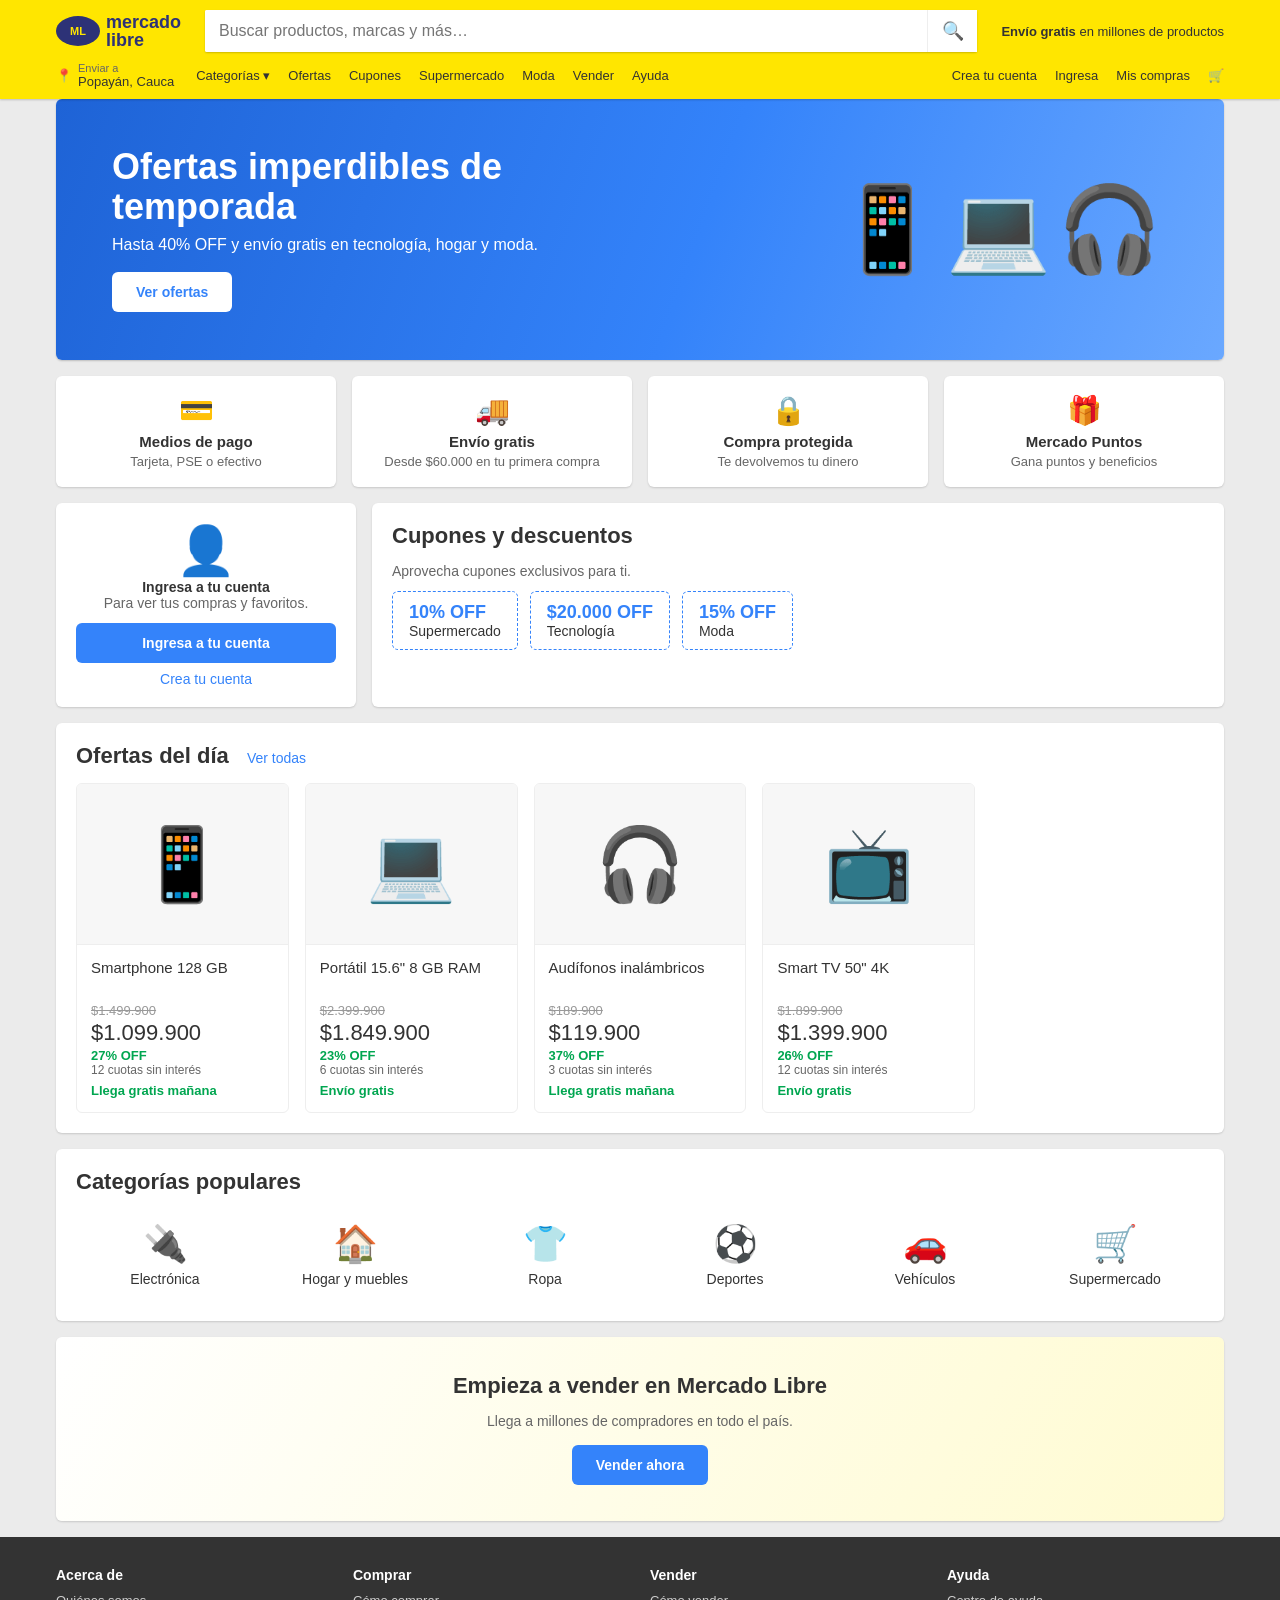
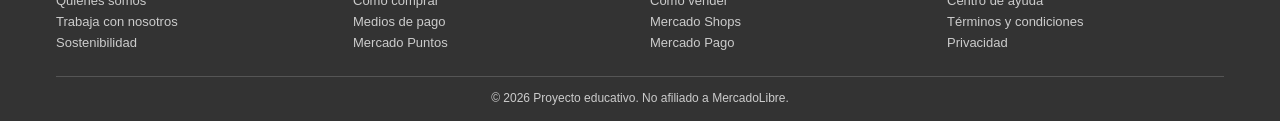
<file: index.html>
<!DOCTYPE html>
<html lang="es-CO">
<head>
<meta charset="UTF-8">
<meta name="viewport" content="width=device-width, initial-scale=1.0">
<meta name="description" content="Clon educativo de MercadoLibre con HTML5 y CSS, sin JavaScript.">
<title>Mercado Libre Colombia - Clon HTML5 + CSS</title>
<link rel="stylesheet" href="styles.css">
</head>
<body>

<header>
  <div class="wrap">
    <div class="fila1">
      <a class="logo" href="#" aria-label="Mercado Libre"><span>ML</span>mercado<br>libre</a>
      <form class="buscador" action="#" role="search">
        <input type="search" placeholder="Buscar productos, marcas y más…" aria-label="Buscar">
        <button type="submit" aria-label="Buscar">&#128269;</button>
      </form>
      <p class="promo"><b>Envío gratis</b> en millones de productos</p>
    </div>
    <div class="fila2">
      <div class="ubic">&#128205;<div><small>Enviar a</small>Popayán, Cauca</div></div>
      <nav class="menu" aria-label="Principal">
        <a href="#">Categorías &#9662;</a><a href="#">Ofertas</a><a href="#">Cupones</a>
        <a href="#">Supermercado</a><a href="#">Moda</a><a href="#">Vender</a><a href="#">Ayuda</a>
      </nav>
      <nav class="usuario" aria-label="Usuario">
        <a href="#">Crea tu cuenta</a><a href="#">Ingresa</a><a href="#">Mis compras</a><a href="#">&#128722;</a>
      </nav>
    </div>
  </div>
</header>

<main class="wrap">

  <section class="hero" aria-labelledby="t-hero">
    <div>
      <h1 id="t-hero">Ofertas imperdibles de temporada</h1>
      <p>Hasta 40% OFF y envío gratis en tecnología, hogar y moda.</p>
      <a class="btn" href="#ofertas">Ver ofertas</a>
    </div>
    <div class="emoji" aria-hidden="true">&#128241;&#128187;&#127911;</div>
  </section>

  <section class="beneficios" aria-label="Beneficios">
    <article><i>&#128179;</i><b>Medios de pago</b><p>Tarjeta, PSE o efectivo</p></article>
    <article><i>&#128666;</i><b>Envío gratis</b><p>Desde $60.000 en tu primera compra</p></article>
    <article><i>&#128274;</i><b>Compra protegida</b><p>Te devolvemos tu dinero</p></article>
    <article><i>&#127873;</i><b>Mercado Puntos</b><p>Gana puntos y beneficios</p></article>
  </section>

  <div class="cols">
    <aside class="panel cuenta">
      <div class="avatar">&#128100;</div>
      <b>Ingresa a tu cuenta</b>
      <p style="color:var(--suave)">Para ver tus compras y favoritos.</p>
      <a class="btn azul" href="#">Ingresa a tu cuenta</a>
      <a href="#" style="color:var(--azul)">Crea tu cuenta</a>
    </aside>
    <section class="panel" style="text-align:left">
      <h2>Cupones y descuentos</h2>
      <p style="color:var(--suave)">Aprovecha cupones exclusivos para ti.</p>
      <div class="cupones">
        <div class="cupon"><b>10% OFF</b>Supermercado</div>
        <div class="cupon"><b>$20.000 OFF</b>Tecnología</div>
        <div class="cupon"><b>15% OFF</b>Moda</div>
      </div>
    </section>
  </div>

  <section class="panel" id="ofertas">
    <h2>Ofertas del día <a href="#">Ver todas</a></h2>
    <div class="productos">
      <article class="producto"><a href="#"><div class="foto">&#128241;</div><div class="info"><h3>Smartphone 128 GB</h3><div class="antes">$1.499.900</div><div class="precio">$1.099.900</div><div class="dto">27% OFF</div><div class="cuotas">12 cuotas sin interés</div><div class="envio">Llega gratis mañana</div></div></a></article>
      <article class="producto"><a href="#"><div class="foto">&#128187;</div><div class="info"><h3>Portátil 15.6" 8 GB RAM</h3><div class="antes">$2.399.900</div><div class="precio">$1.849.900</div><div class="dto">23% OFF</div><div class="cuotas">6 cuotas sin interés</div><div class="envio">Envío gratis</div></div></a></article>
      <article class="producto"><a href="#"><div class="foto">&#127911;</div><div class="info"><h3>Audífonos inalámbricos</h3><div class="antes">$189.900</div><div class="precio">$119.900</div><div class="dto">37% OFF</div><div class="cuotas">3 cuotas sin interés</div><div class="envio">Llega gratis mañana</div></div></a></article>
      <article class="producto"><a href="#"><div class="foto">&#128250;</div><div class="info"><h3>Smart TV 50" 4K</h3><div class="antes">$1.899.900</div><div class="precio">$1.399.900</div><div class="dto">26% OFF</div><div class="cuotas">12 cuotas sin interés</div><div class="envio">Envío gratis</div></div></a></article>
    </div>
  </section>

  <section class="panel">
    <h2>Categorías populares</h2>
    <nav class="categorias" aria-label="Categorías">
      <a href="#"><i>&#128268;</i>Electrónica</a>
      <a href="#"><i>&#127968;</i>Hogar y muebles</a>
      <a href="#"><i>&#128085;</i>Ropa</a>
      <a href="#"><i>&#9917;</i>Deportes</a>
      <a href="#"><i>&#128663;</i>Vehículos</a>
      <a href="#"><i>&#128722;</i>Supermercado</a>
    </nav>
  </section>

  <section class="panel vender">
    <h2>Empieza a vender en Mercado Libre</h2>
    <p>Llega a millones de compradores en todo el país.</p>
    <a class="btn azul" href="#">Vender ahora</a>
  </section>

</main>

<footer>
  <div class="wrap">
    <div class="grid">
      <div><h4>Acerca de</h4><ul><li><a href="#">Quiénes somos</a></li><li><a href="#">Trabaja con nosotros</a></li><li><a href="#">Sostenibilidad</a></li></ul></div>
      <div><h4>Comprar</h4><ul><li><a href="#">Cómo comprar</a></li><li><a href="#">Medios de pago</a></li><li><a href="#">Mercado Puntos</a></li></ul></div>
      <div><h4>Vender</h4><ul><li><a href="#">Cómo vender</a></li><li><a href="#">Mercado Shops</a></li><li><a href="#">Mercado Pago</a></li></ul></div>
      <div><h4>Ayuda</h4><ul><li><a href="#">Centro de ayuda</a></li><li><a href="#">Términos y condiciones</a></li><li><a href="#">Privacidad</a></li></ul></div>
    </div>
    <p class="copy">&copy; 2026 Proyecto educativo. No afiliado a MercadoLibre.</p>
  </div>
</footer>

</body>
</html>
</file>
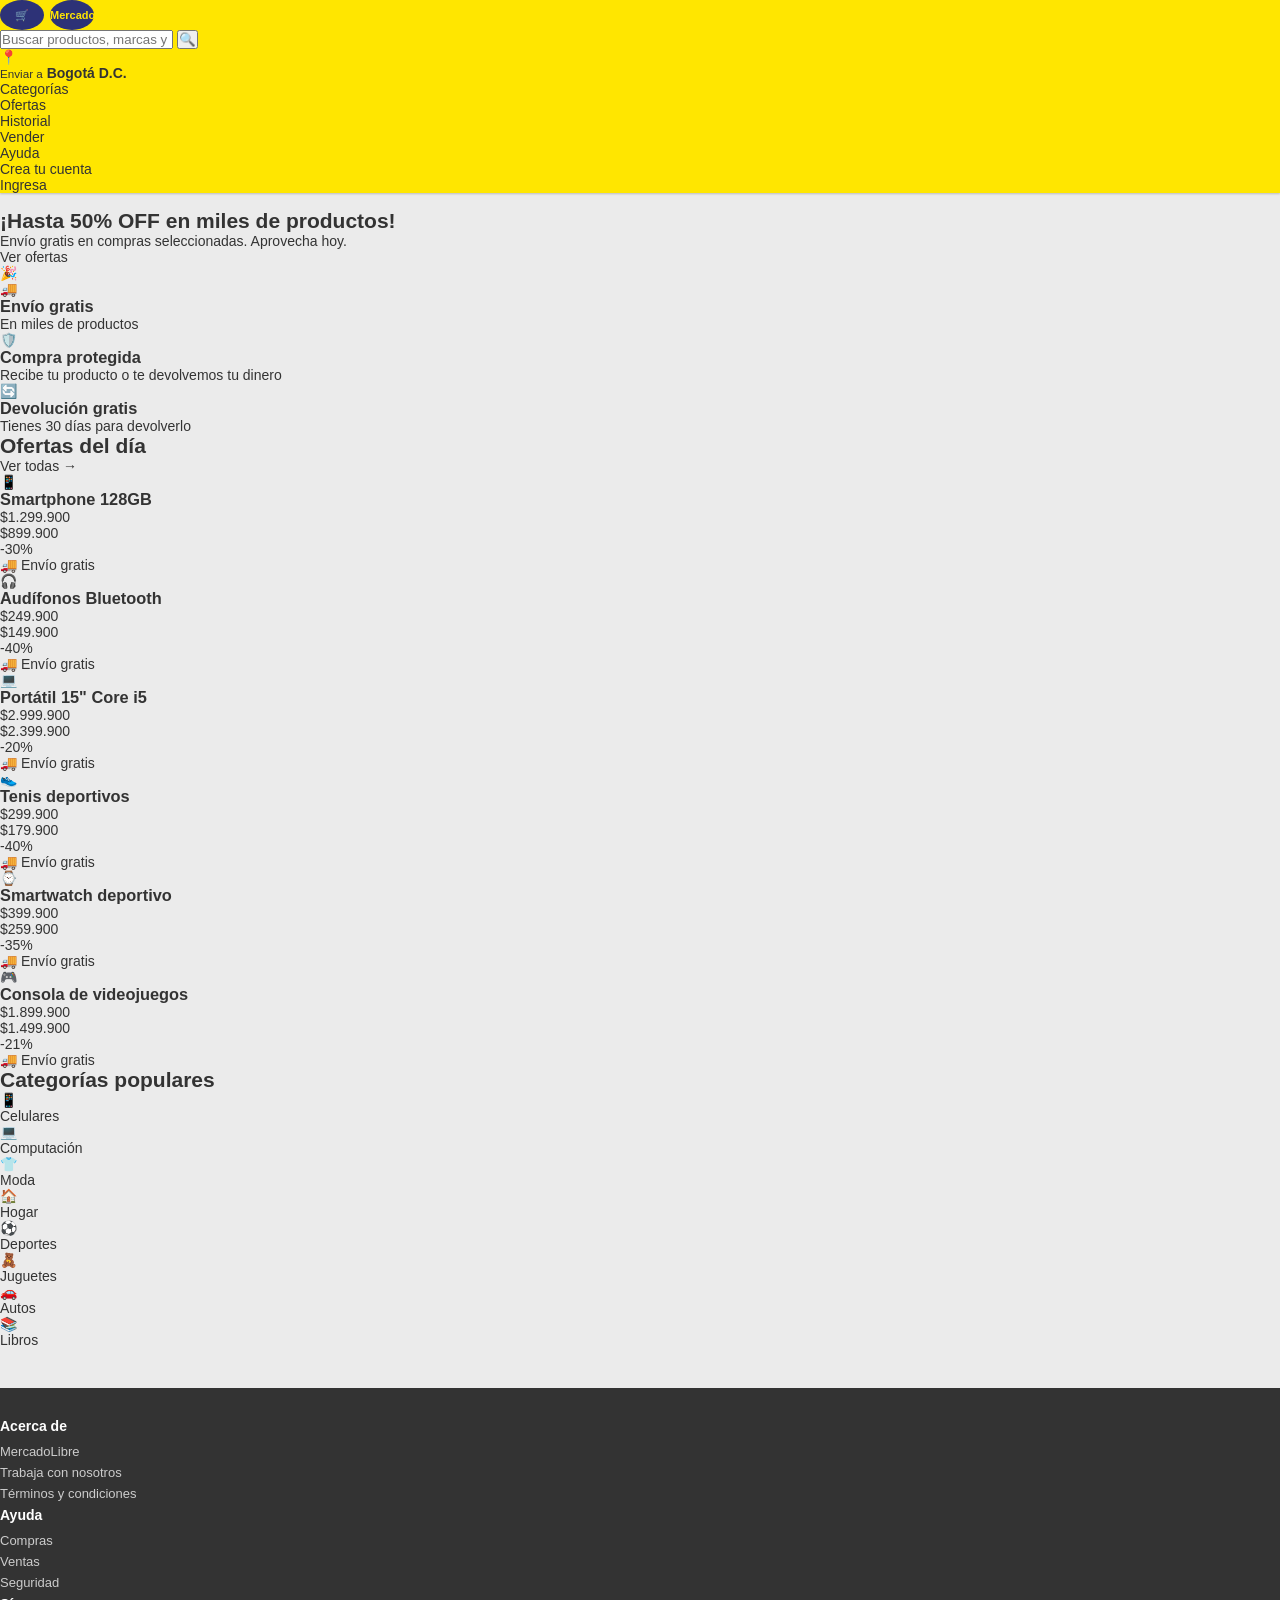
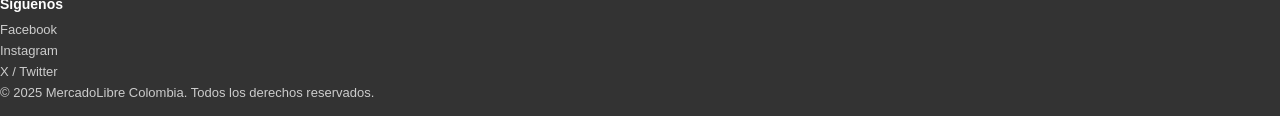
<file: deepseek_html_20261104_fe6f4b.html>
<!DOCTYPE html>
<html lang="es">
<head>
  <meta charset="UTF-8">
  <meta name="viewport" content="width=device-width, initial-scale=1.0">
  <title>MercadoLibre Colombia - Clon</title>
  <link rel="stylesheet" href="styles.css">
</head>
<body>

  <!-- ENCABEZADO -->
  <header class="header">
    <div class="header-top">
      <a href="#" class="logo" aria-label="MercadoLibre">
        <span class="logo-icon">🛒</span>
        <span class="logo-text">MercadoLibre</span>
      </a>

      <form class="search-bar" role="search">
        <input type="text" placeholder="Buscar productos, marcas y más…" aria-label="Buscar">
        <button type="submit" aria-label="Buscar">🔍</button>
      </form>

      <div class="location">
        <span class="location-icon">📍</span>
        <div class="location-text">
          <small>Enviar a</small>
          <strong>Bogotá D.C.</strong>
        </div>
      </div>
    </div>

    <nav class="nav-bar" aria-label="Navegación principal">
      <ul class="nav-left">
        <li><a href="#">Categorías</a></li>
        <li><a href="#">Ofertas</a></li>
        <li><a href="#">Historial</a></li>
        <li><a href="#">Vender</a></li>
        <li><a href="#">Ayuda</a></li>
      </ul>
      <ul class="nav-right">
        <li><a href="#">Crea tu cuenta</a></li>
        <li><a href="#">Ingresa</a></li>
      </ul>
    </nav>
  </header>

  <!-- BANNER PRINCIPAL -->
  <main>
    <section class="banner" aria-label="Banner promocional">
      <div class="banner-content">
        <h1>¡Hasta 50% OFF en miles de productos!</h1>
        <p>Envío gratis en compras seleccionadas. Aprovecha hoy.</p>
        <a href="#" class="banner-btn">Ver ofertas</a>
      </div>
      <div class="banner-emoji" aria-hidden="true">🎉</div>
    </section>

    <!-- BENEFICIOS -->
    <section class="benefits" aria-label="Beneficios">
      <article class="benefit-card">
        <span class="benefit-icon">🚚</span>
        <div>
          <h3>Envío gratis</h3>
          <p>En miles de productos</p>
        </div>
      </article>
      <article class="benefit-card">
        <span class="benefit-icon">🛡️</span>
        <div>
          <h3>Compra protegida</h3>
          <p>Recibe tu producto o te devolvemos tu dinero</p>
        </div>
      </article>
      <article class="benefit-card">
        <span class="benefit-icon">🔄</span>
        <div>
          <h3>Devolución gratis</h3>
          <p>Tienes 30 días para devolverlo</p>
        </div>
      </article>
    </section>

    <!-- OFERTAS DEL DÍA -->
    <section class="offers" aria-labelledby="offers-title">
      <div class="section-header">
        <h2 id="offers-title">Ofertas del día</h2>
        <a href="#" class="see-all">Ver todas →</a>
      </div>

      <div class="offers-grid">
        <article class="product-card">
          <div class="product-img" aria-hidden="true">📱</div>
          <h3 class="product-name">Smartphone 128GB</h3>
          <p class="product-old-price">$1.299.900</p>
          <p class="product-price">$899.900</p>
          <span class="product-discount">-30%</span>
          <p class="product-shipping">🚚 Envío gratis</p>
        </article>

        <article class="product-card">
          <div class="product-img" aria-hidden="true">🎧</div>
          <h3 class="product-name">Audífonos Bluetooth</h3>
          <p class="product-old-price">$249.900</p>
          <p class="product-price">$149.900</p>
          <span class="product-discount">-40%</span>
          <p class="product-shipping">🚚 Envío gratis</p>
        </article>

        <article class="product-card">
          <div class="product-img" aria-hidden="true">💻</div>
          <h3 class="product-name">Portátil 15" Core i5</h3>
          <p class="product-old-price">$2.999.900</p>
          <p class="product-price">$2.399.900</p>
          <span class="product-discount">-20%</span>
          <p class="product-shipping">🚚 Envío gratis</p>
        </article>

        <article class="product-card">
          <div class="product-img" aria-hidden="true">👟</div>
          <h3 class="product-name">Tenis deportivos</h3>
          <p class="product-old-price">$299.900</p>
          <p class="product-price">$179.900</p>
          <span class="product-discount">-40%</span>
          <p class="product-shipping">🚚 Envío gratis</p>
        </article>

        <article class="product-card">
          <div class="product-img" aria-hidden="true">⌚</div>
          <h3 class="product-name">Smartwatch deportivo</h3>
          <p class="product-old-price">$399.900</p>
          <p class="product-price">$259.900</p>
          <span class="product-discount">-35%</span>
          <p class="product-shipping">🚚 Envío gratis</p>
        </article>

        <article class="product-card">
          <div class="product-img" aria-hidden="true">🎮</div>
          <h3 class="product-name">Consola de videojuegos</h3>
          <p class="product-old-price">$1.899.900</p>
          <p class="product-price">$1.499.900</p>
          <span class="product-discount">-21%</span>
          <p class="product-shipping">🚚 Envío gratis</p>
        </article>
      </div>
    </section>

    <!-- CATEGORÍAS POPULARES -->
    <section class="categories" aria-labelledby="categories-title">
      <div class="section-header">
        <h2 id="categories-title">Categorías populares</h2>
      </div>

      <div class="categories-grid">
        <a href="#" class="category-card"><span>📱</span><p>Celulares</p></a>
        <a href="#" class="category-card"><span>💻</span><p>Computación</p></a>
        <a href="#" class="category-card"><span>👕</span><p>Moda</p></a>
        <a href="#" class="category-card"><span>🏠</span><p>Hogar</p></a>
        <a href="#" class="category-card"><span>⚽</span><p>Deportes</p></a>
        <a href="#" class="category-card"><span>🧸</span><p>Juguetes</p></a>
        <a href="#" class="category-card"><span>🚗</span><p>Autos</p></a>
        <a href="#" class="category-card"><span>📚</span><p>Libros</p></a>
      </div>
    </section>
  </main>

  <!-- PIE DE PÁGINA -->
  <footer class="footer">
    <div class="footer-columns">
      <div class="footer-col">
        <h4>Acerca de</h4>
        <ul>
          <li><a href="#">MercadoLibre</a></li>
          <li><a href="#">Trabaja con nosotros</a></li>
          <li><a href="#">Términos y condiciones</a></li>
        </ul>
      </div>
      <div class="footer-col">
        <h4>Ayuda</h4>
        <ul>
          <li><a href="#">Compras</a></li>
          <li><a href="#">Ventas</a></li>
          <li><a href="#">Seguridad</a></li>
        </ul>
      </div>
      <div class="footer-col">
        <h4>Síguenos</h4>
        <ul>
          <li><a href="#">Facebook</a></li>
          <li><a href="#">Instagram</a></li>
          <li><a href="#">X / Twitter</a></li>
        </ul>
      </div>
    </div>
    <div class="footer-bottom">
      <p>© 2025 MercadoLibre Colombia. Todos los derechos reservados.</p>
    </div>
  </footer>

</body>
</html>
</file>
<file: styles.css>
:root{--amarillo:#ffe600;--azul:#3483fa;--azul-osc:#2d3277;--verde:#00a650;--gris:#ebebeb;--texto:#333;--suave:#666}
*{box-sizing:border-box;margin:0;padding:0}
body{font-family:"Proxima Nova",-apple-system,"Segoe UI",Roboto,Arial,sans-serif;background:var(--gris);color:var(--texto);font-size:14px}
a{color:inherit;text-decoration:none}
ul{list-style:none}
.wrap{max-width:1200px;margin:0 auto;padding:0 16px}

/* Encabezado */
header{background:var(--amarillo);box-shadow:0 1px 2px rgba(0,0,0,.2);position:sticky;top:0;z-index:10}
.fila1{display:flex;align-items:center;gap:24px;padding:10px 0}
.logo{display:flex;align-items:center;gap:6px;font-weight:800;color:var(--azul-osc);line-height:1;font-size:18px}
.logo span{display:grid;place-items:center;width:44px;height:30px;border-radius:50%;background:var(--azul-osc);color:var(--amarillo);font-size:11px}
.buscador{flex:1;display:flex;background:#fff;border-radius:2px;box-shadow:0 1px 2px rgba(0,0,0,.2)}
.buscador input{flex:1;border:0;padding:12px 14px;font-size:16px;outline:none;border-radius:2px}
.buscador input:focus{outline:2px solid var(--azul)}
.buscador button{width:50px;border:0;border-left:1px solid #eee;background:#fff;font-size:18px;cursor:pointer}
.buscador button:hover{background:#f5f5f5}
.promo{font-size:13px;max-width:240px}
.fila2{display:flex;align-items:center;gap:22px;padding:0 0 10px;font-size:13px}
.ubic{display:flex;gap:6px;align-items:center}
.ubic small{display:block;color:var(--suave);font-size:11px}
.menu{display:flex;gap:18px;flex:1}
.menu a:hover,.usuario a:hover{opacity:.7}
.usuario{display:flex;gap:18px}

/* Contenido */
main{padding:16px 0 40px}
.hero{display:flex;align-items:center;justify-content:space-between;gap:20px;border-radius:6px;padding:48px 56px;color:#fff;background:linear-gradient(110deg,#1e63d6,var(--azul) 55%,#6aa8ff);box-shadow:0 1px 2px rgba(0,0,0,.2)}
.hero h1{font-size:36px;line-height:1.1;margin-bottom:10px;max-width:520px}
.hero p{font-size:16px;margin-bottom:18px}
.btn{display:inline-block;padding:12px 24px;border-radius:6px;background:#fff;color:var(--azul);font-weight:600;transition:transform .15s,box-shadow .15s}
.btn:hover{transform:translateY(-2px);box-shadow:0 6px 14px rgba(0,0,0,.25)}
.btn.azul{background:var(--azul);color:#fff}
.hero .emoji{font-size:84px;letter-spacing:6px}

.beneficios{display:grid;grid-template-columns:repeat(4,1fr);gap:16px;margin:16px 0}
.beneficios article{background:#fff;border-radius:6px;padding:18px;text-align:center;box-shadow:0 1px 2px rgba(0,0,0,.15)}
.beneficios b{display:block;margin:6px 0 4px;font-size:15px}
.beneficios p{color:var(--suave);font-size:13px}
.beneficios i{font-style:normal;font-size:28px}

.panel{background:#fff;border-radius:6px;padding:20px;margin-bottom:16px;box-shadow:0 1px 2px rgba(0,0,0,.15)}
.panel h2{font-size:22px;font-weight:600;margin-bottom:14px}
.panel h2 a{font-size:14px;color:var(--azul);font-weight:400;margin-left:12px}

.cols{display:grid;grid-template-columns:300px 1fr;gap:16px;margin-bottom:16px}
.cols .panel{margin:0;text-align:center}
.cuenta .avatar{font-size:48px}
.cuenta .btn{display:block;margin:12px 0 8px}
.cupones{display:flex;gap:12px;flex-wrap:wrap;margin-top:12px}
.cupon{border:1px dashed var(--azul);border-radius:6px;padding:10px 16px;text-align:left}
.cupon b{color:var(--azul);font-size:18px;display:block}

.productos{display:grid;grid-template-columns:repeat(auto-fill,minmax(210px,1fr));gap:16px}
.producto{border:1px solid #eee;border-radius:6px;overflow:hidden;transition:box-shadow .2s,transform .2s;background:#fff}
.producto:hover{box-shadow:0 4px 16px rgba(0,0,0,.18);transform:translateY(-3px)}
.foto{height:160px;display:grid;place-items:center;font-size:72px;background:#f7f7f7}
.info{padding:14px;border-top:1px solid #eee}
.info h3{font-size:15px;font-weight:400;margin-bottom:8px;min-height:36px}
.antes{color:#999;text-decoration:line-through;font-size:13px}
.precio{font-size:22px;margin:2px 0}
.dto{color:var(--verde);font-size:13px;font-weight:600}
.envio{color:var(--verde);font-size:13px;font-weight:600;margin-top:6px}
.cuotas{color:var(--suave);font-size:12px}

.categorias{display:grid;grid-template-columns:repeat(6,1fr);gap:12px;text-align:center}
.categorias a{padding:14px 6px;border-radius:6px;transition:background .15s}
.categorias a:hover{background:#f0f6ff;color:var(--azul)}
.categorias i{display:block;font-style:normal;font-size:36px;margin-bottom:6px}

.vender{text-align:center;padding:36px 20px;background:linear-gradient(120deg,#fff,#fffbd1)}
.vender p{color:var(--suave);margin-bottom:16px}

/* Pie */
footer{background:#333;color:#ccc;padding:30px 0 16px;font-size:13px}
footer .grid{display:grid;grid-template-columns:repeat(4,1fr);gap:20px}
footer h4{color:#fff;margin-bottom:10px;font-size:14px}
footer li{margin-bottom:6px}
footer a:hover{color:#fff;text-decoration:underline}
footer .copy{border-top:1px solid #555;margin-top:20px;padding-top:14px;text-align:center;font-size:12px}

@media (max-width:900px){
  .fila2 .menu,.promo{display:none}
  .beneficios,.footer .grid,footer .grid{grid-template-columns:repeat(2,1fr)}
  .cols{grid-template-columns:1fr}
  .categorias{grid-template-columns:repeat(3,1fr)}
  .hero{padding:28px 22px;flex-direction:column;text-align:center}
  .hero h1{font-size:26px}
  .hero .emoji{font-size:56px}
}
</file>
